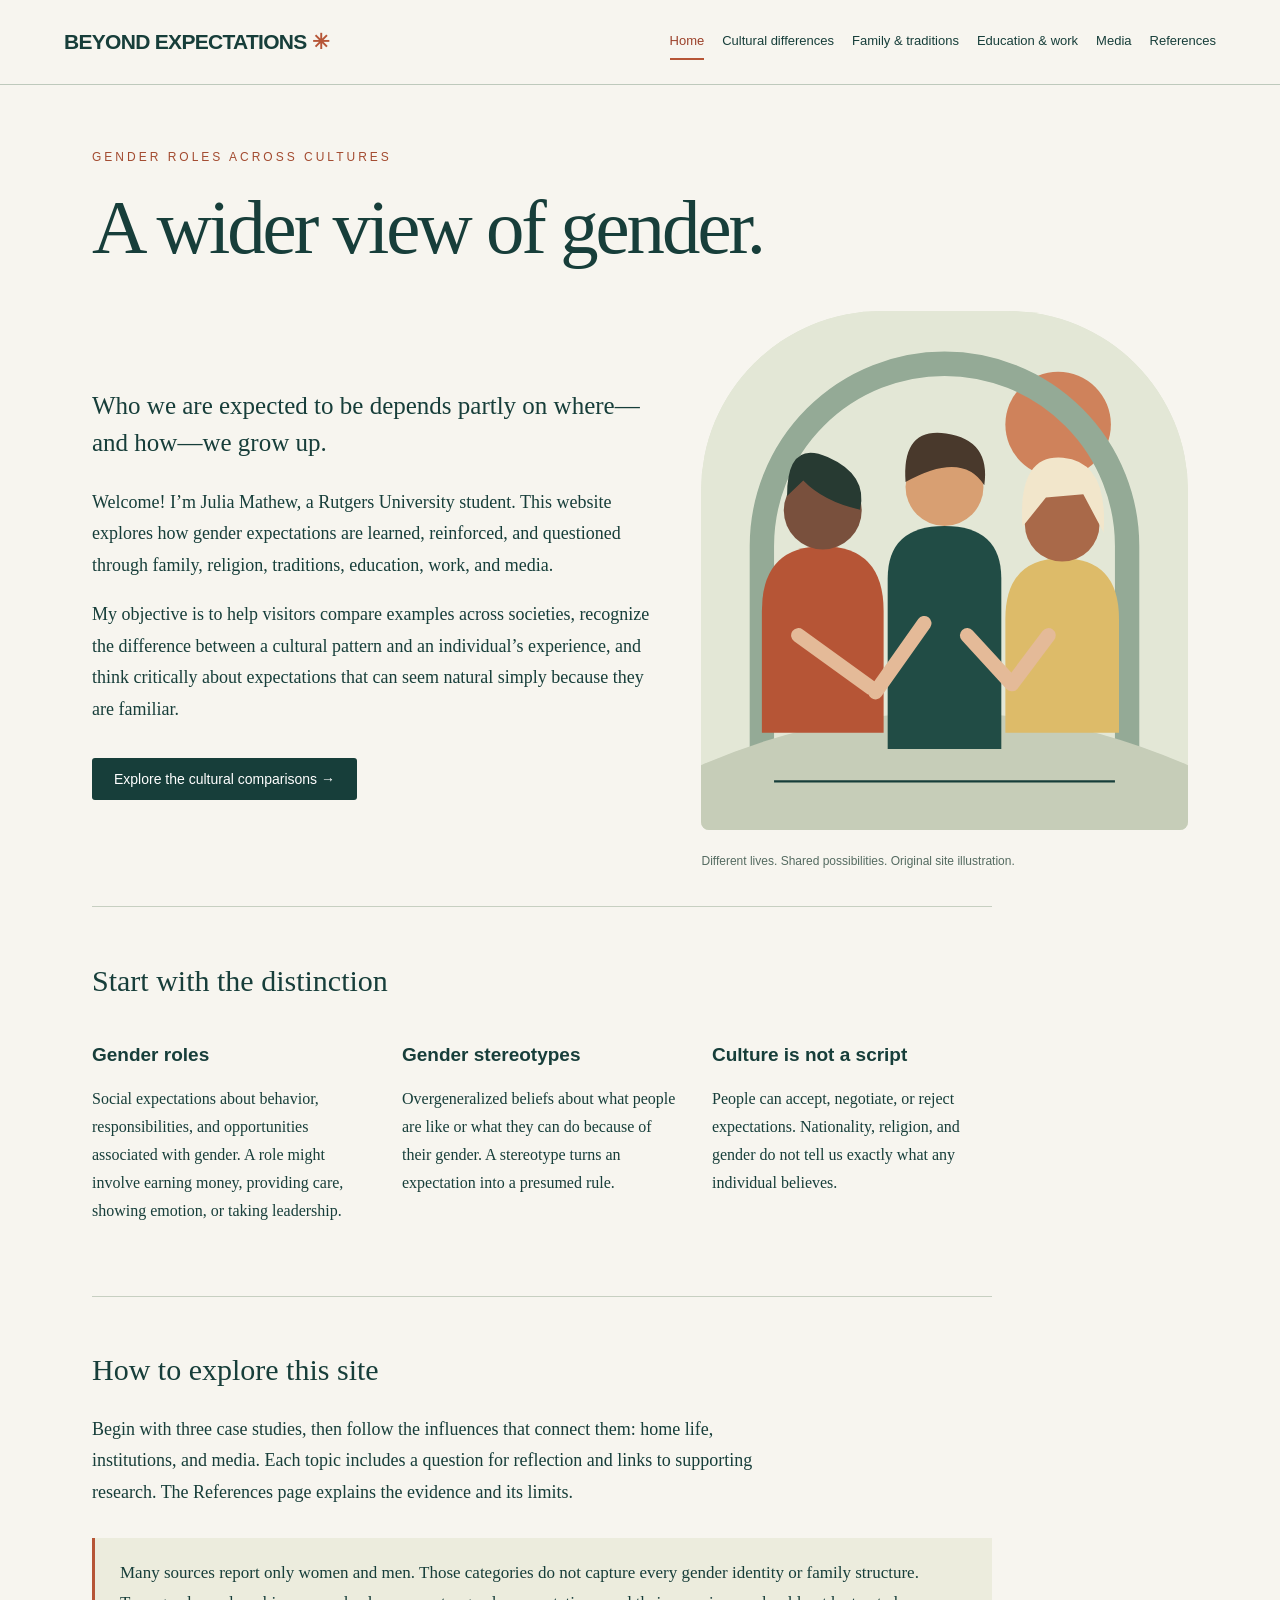
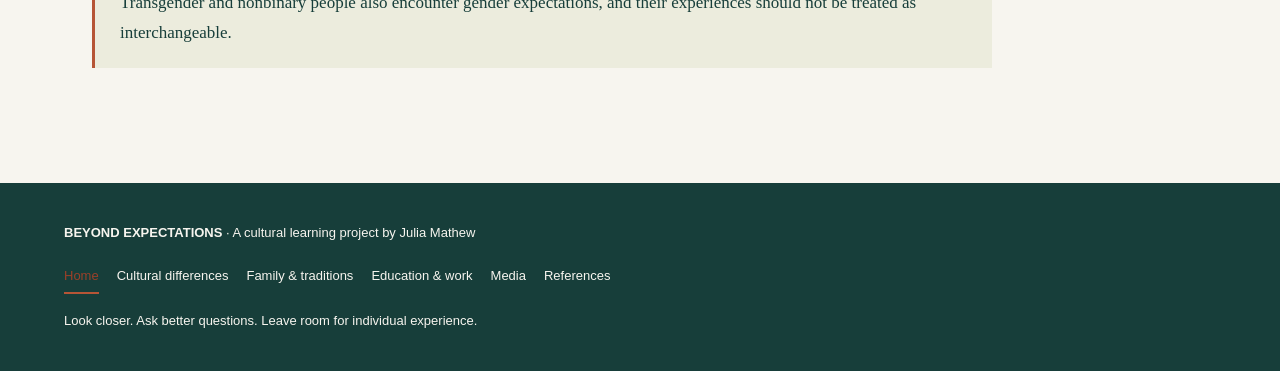
<file: index.html>
<!doctype html><html lang="en"><head><meta charset="utf-8"><meta name="viewport" content="width=device-width, initial-scale=1"><meta name="description" content="An evidence-informed exploration of gender roles across cultures by Julia Mathew."><title>A wider view of gender. | Beyond Expectations</title><link rel="stylesheet" href="style.css"></head><body><a class="skip" href="#main">Skip to content</a><header><a class="brand" href="index.html">BEYOND EXPECTATIONS<span style="color:#b65536"> ✳</span></a><nav aria-label="Main navigation"><a href="index.html" aria-current="page">Home</a><a href="cultures.html">Cultural differences</a><a href="family.html">Family & traditions</a><a href="education.html">Education & work</a><a href="media.html">Media</a><a href="references.html">References</a></nav></header><main id="main"><div class="eyebrow">Gender roles across cultures</div><h1>A wider view of gender.</h1><div class="hero-grid"><div><p class="lead">Who we are expected to be depends partly on where—and how—we grow up.</p><p>Welcome! I’m Julia Mathew, a Rutgers University student. This website explores how gender expectations are learned, reinforced, and questioned through family, religion, traditions, education, work, and media.</p><p>My objective is to help visitors compare examples across societies, recognize the difference between a cultural pattern and an individual’s experience, and think critically about expectations that can seem natural simply because they are familiar.</p><a class="button" href="cultures.html">Explore the cultural comparisons →</a></div><figure><img src="community.svg" alt="Original illustration of diverse people standing together beneath a shared arch"><figcaption>Different lives. Shared possibilities. Original site illustration.</figcaption></figure></div><section><h2>Start with the distinction</h2><div class="columns"><article><h3>Gender roles</h3><p>Social expectations about behavior, responsibilities, and opportunities associated with gender. A role might involve earning money, providing care, showing emotion, or taking leadership.</p></article><article><h3>Gender stereotypes</h3><p>Overgeneralized beliefs about what people are like or what they can do because of their gender. A stereotype turns an expectation into a presumed rule.</p></article><article><h3>Culture is not a script</h3><p>People can accept, negotiate, or reject expectations. Nationality, religion, and gender do not tell us exactly what any individual believes.</p></article></div></section><section><h2>How to explore this site</h2><p>Begin with three case studies, then follow the influences that connect them: home life, institutions, and media. Each topic includes a question for reflection and links to supporting research. The References page explains the evidence and its limits.</p><aside>Many sources report only women and men. Those categories do not capture every gender identity or family structure. Transgender and nonbinary people also encounter gender expectations, and their experiences should not be treated as interchangeable.</aside></section></main><footer><strong>BEYOND EXPECTATIONS</strong> · A cultural learning project by Julia Mathew<nav aria-label="Footer navigation"><a href="index.html" aria-current="page">Home</a><a href="cultures.html">Cultural differences</a><a href="family.html">Family & traditions</a><a href="education.html">Education & work</a><a href="media.html">Media</a><a href="references.html">References</a></nav><div>Look closer. Ask better questions. Leave room for individual experience.</div></footer></body></html>
</file>
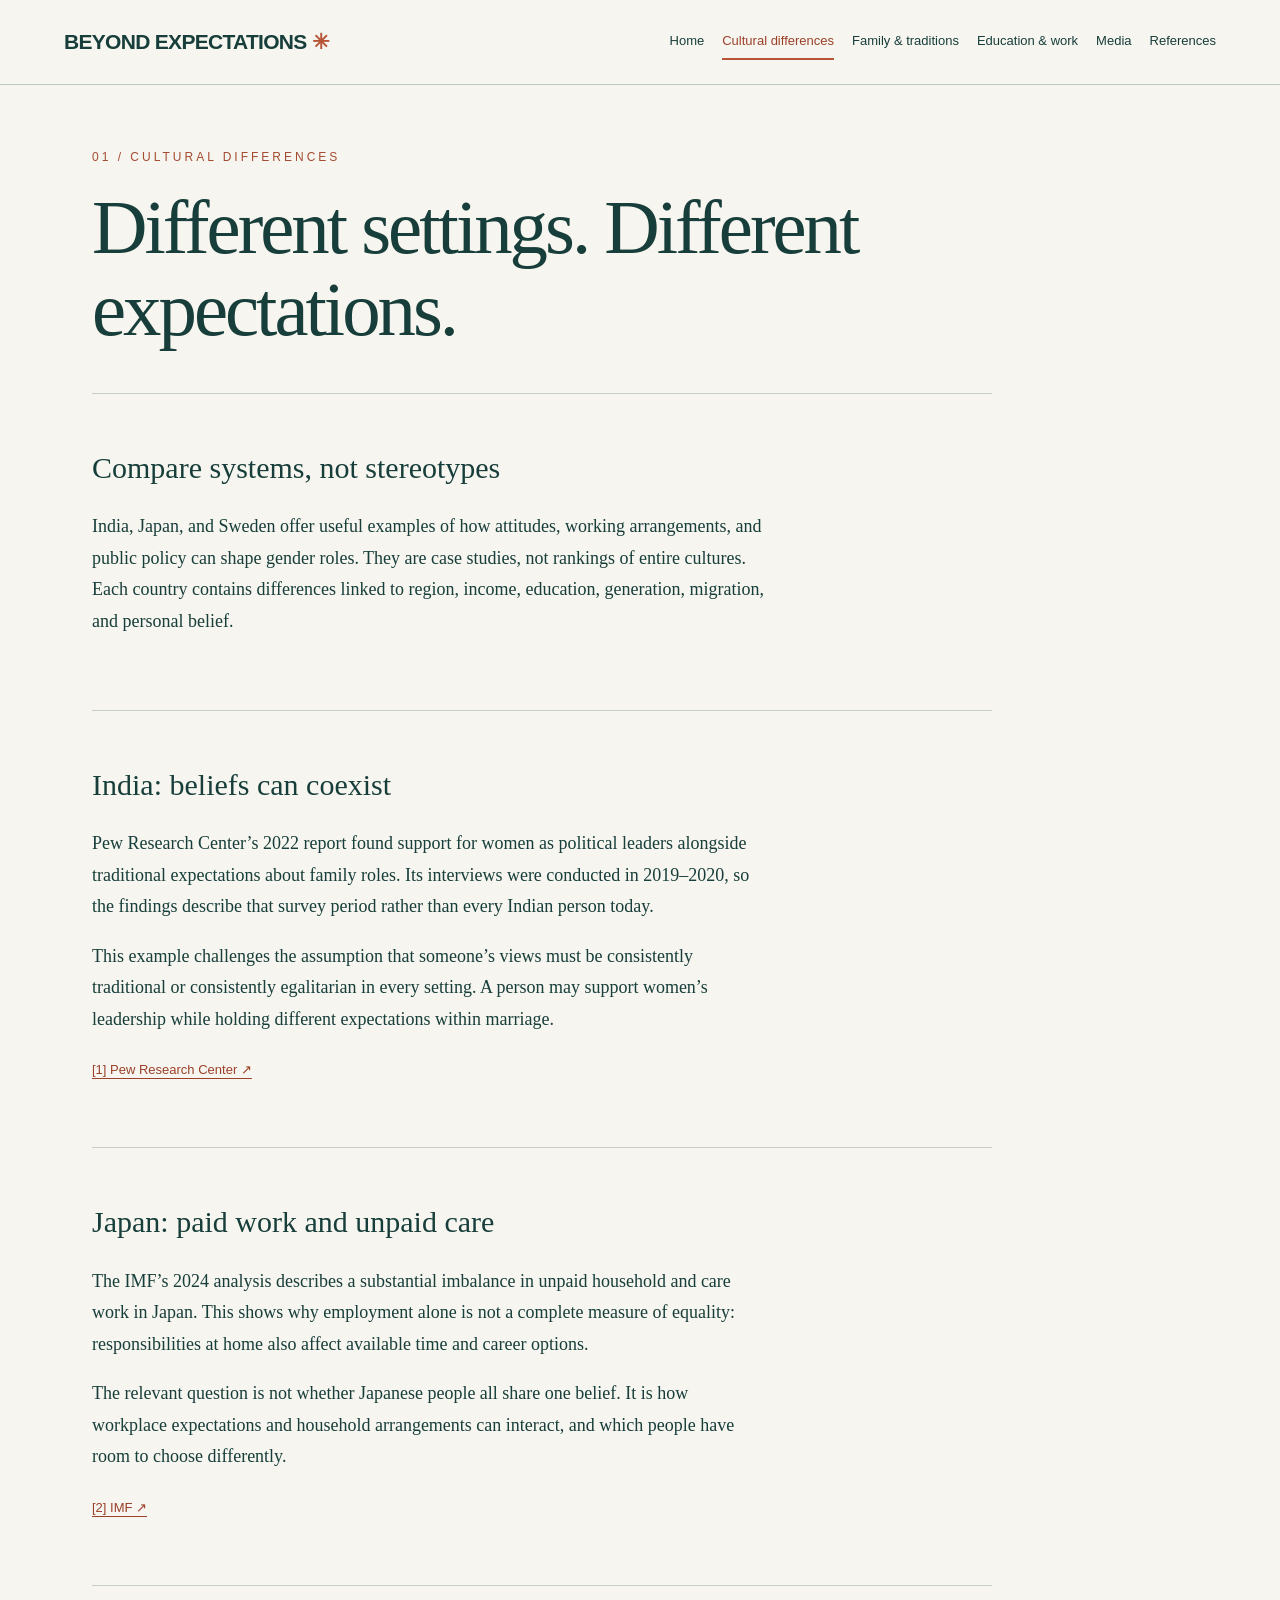
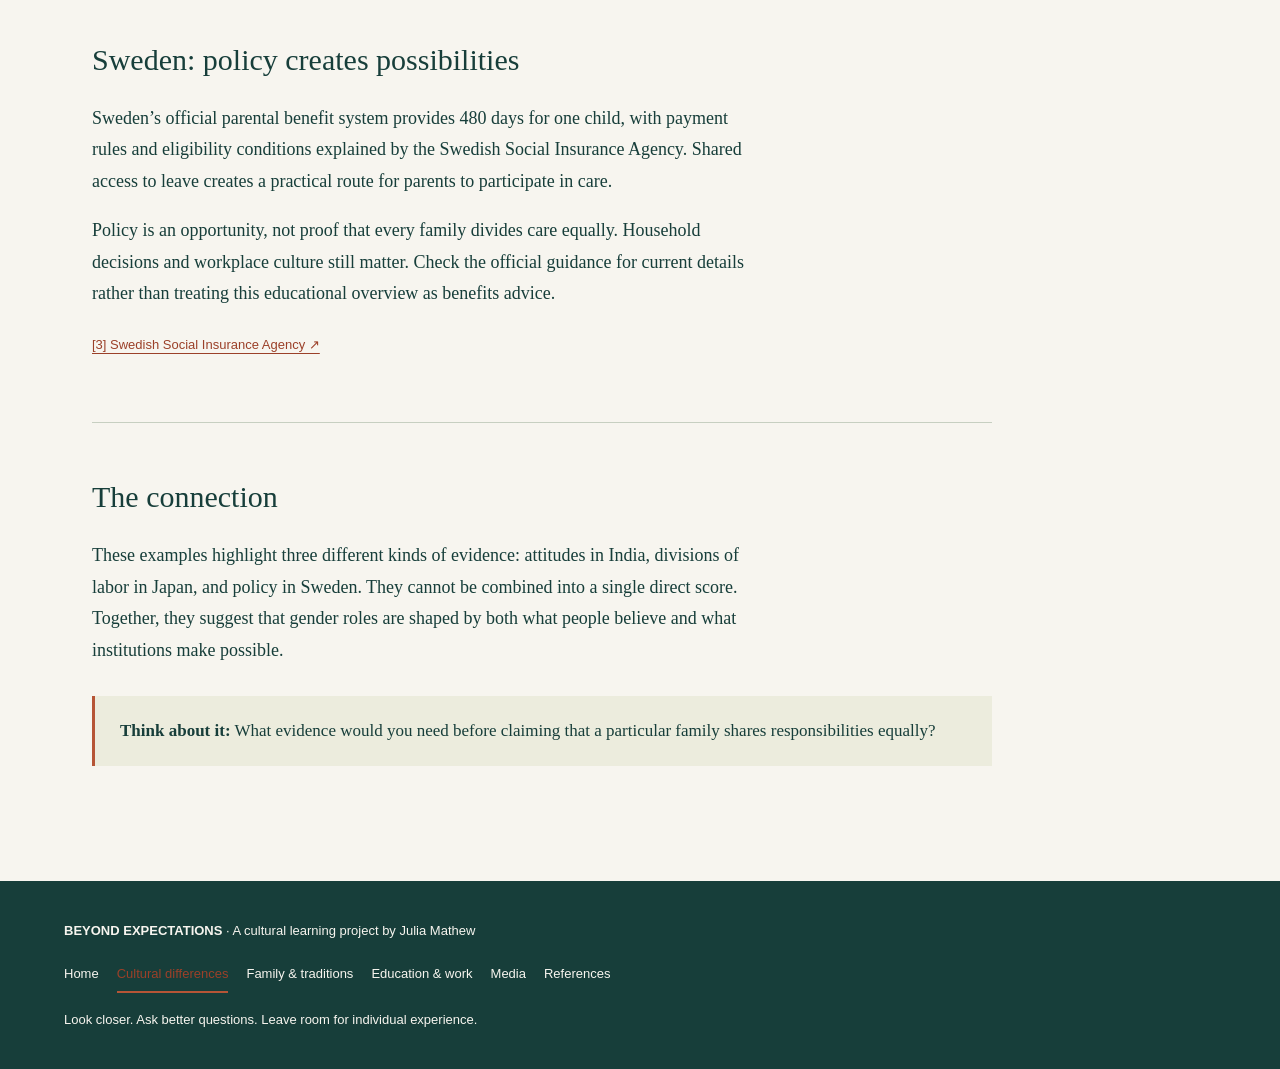
<file: cultures.html>
<!doctype html><html lang="en"><head><meta charset="utf-8"><meta name="viewport" content="width=device-width, initial-scale=1"><meta name="description" content="An evidence-informed exploration of gender roles across cultures by Julia Mathew."><title>Different settings. Different expectations. | Beyond Expectations</title><link rel="stylesheet" href="style.css"></head><body><a class="skip" href="#main">Skip to content</a><header><a class="brand" href="index.html">BEYOND EXPECTATIONS<span style="color:#b65536"> ✳</span></a><nav aria-label="Main navigation"><a href="index.html">Home</a><a href="cultures.html" aria-current="page">Cultural differences</a><a href="family.html">Family & traditions</a><a href="education.html">Education & work</a><a href="media.html">Media</a><a href="references.html">References</a></nav></header><main id="main"><div class="eyebrow">01 / Cultural differences</div><h1>Different settings. Different expectations.</h1><section><h2>Compare systems, not stereotypes</h2><p>India, Japan, and Sweden offer useful examples of how attitudes, working arrangements, and public policy can shape gender roles. They are case studies, not rankings of entire cultures. Each country contains differences linked to region, income, education, generation, migration, and personal belief.</p></section><section><h2>India: beliefs can coexist</h2><p>Pew Research Center’s 2022 report found support for women as political leaders alongside traditional expectations about family roles. Its interviews were conducted in 2019–2020, so the findings describe that survey period rather than every Indian person today.</p><p>This example challenges the assumption that someone’s views must be consistently traditional or consistently egalitarian in every setting. A person may support women’s leadership while holding different expectations within marriage.</p><a class="cite" href="https://www.pewresearch.org/religion/2022/03/02/how-indians-view-gender-roles-in-families-and-society/">[1] Pew Research Center ↗</a></section><section><h2>Japan: paid work and unpaid care</h2><p>The IMF’s 2024 analysis describes a substantial imbalance in unpaid household and care work in Japan. This shows why employment alone is not a complete measure of equality: responsibilities at home also affect available time and career options.</p><p>The relevant question is not whether Japanese people all share one belief. It is how workplace expectations and household arrangements can interact, and which people have room to choose differently.</p><a class="cite" href="https://www.elibrary.imf.org/view/journals/002/2024/119/article-A001-en.xml">[2] IMF ↗</a></section><section><h2>Sweden: policy creates possibilities</h2><p>Sweden’s official parental benefit system provides 480 days for one child, with payment rules and eligibility conditions explained by the Swedish Social Insurance Agency. Shared access to leave creates a practical route for parents to participate in care.</p><p>Policy is an opportunity, not proof that every family divides care equally. Household decisions and workplace culture still matter. Check the official guidance for current details rather than treating this educational overview as benefits advice.</p><a class="cite" href="https://www.forsakringskassan.se/english/parents/when-the-child-is-born/parental-benefit">[3] Swedish Social Insurance Agency ↗</a></section><section><h2>The connection</h2><p>These examples highlight three different kinds of evidence: attitudes in India, divisions of labor in Japan, and policy in Sweden. They cannot be combined into a single direct score. Together, they suggest that gender roles are shaped by both what people believe and what institutions make possible.</p><aside><strong>Think about it:</strong> What evidence would you need before claiming that a particular family shares responsibilities equally?</aside></section></main><footer><strong>BEYOND EXPECTATIONS</strong> · A cultural learning project by Julia Mathew<nav aria-label="Footer navigation"><a href="index.html">Home</a><a href="cultures.html" aria-current="page">Cultural differences</a><a href="family.html">Family & traditions</a><a href="education.html">Education & work</a><a href="media.html">Media</a><a href="references.html">References</a></nav><div>Look closer. Ask better questions. Leave room for individual experience.</div></footer></body></html>
</file>
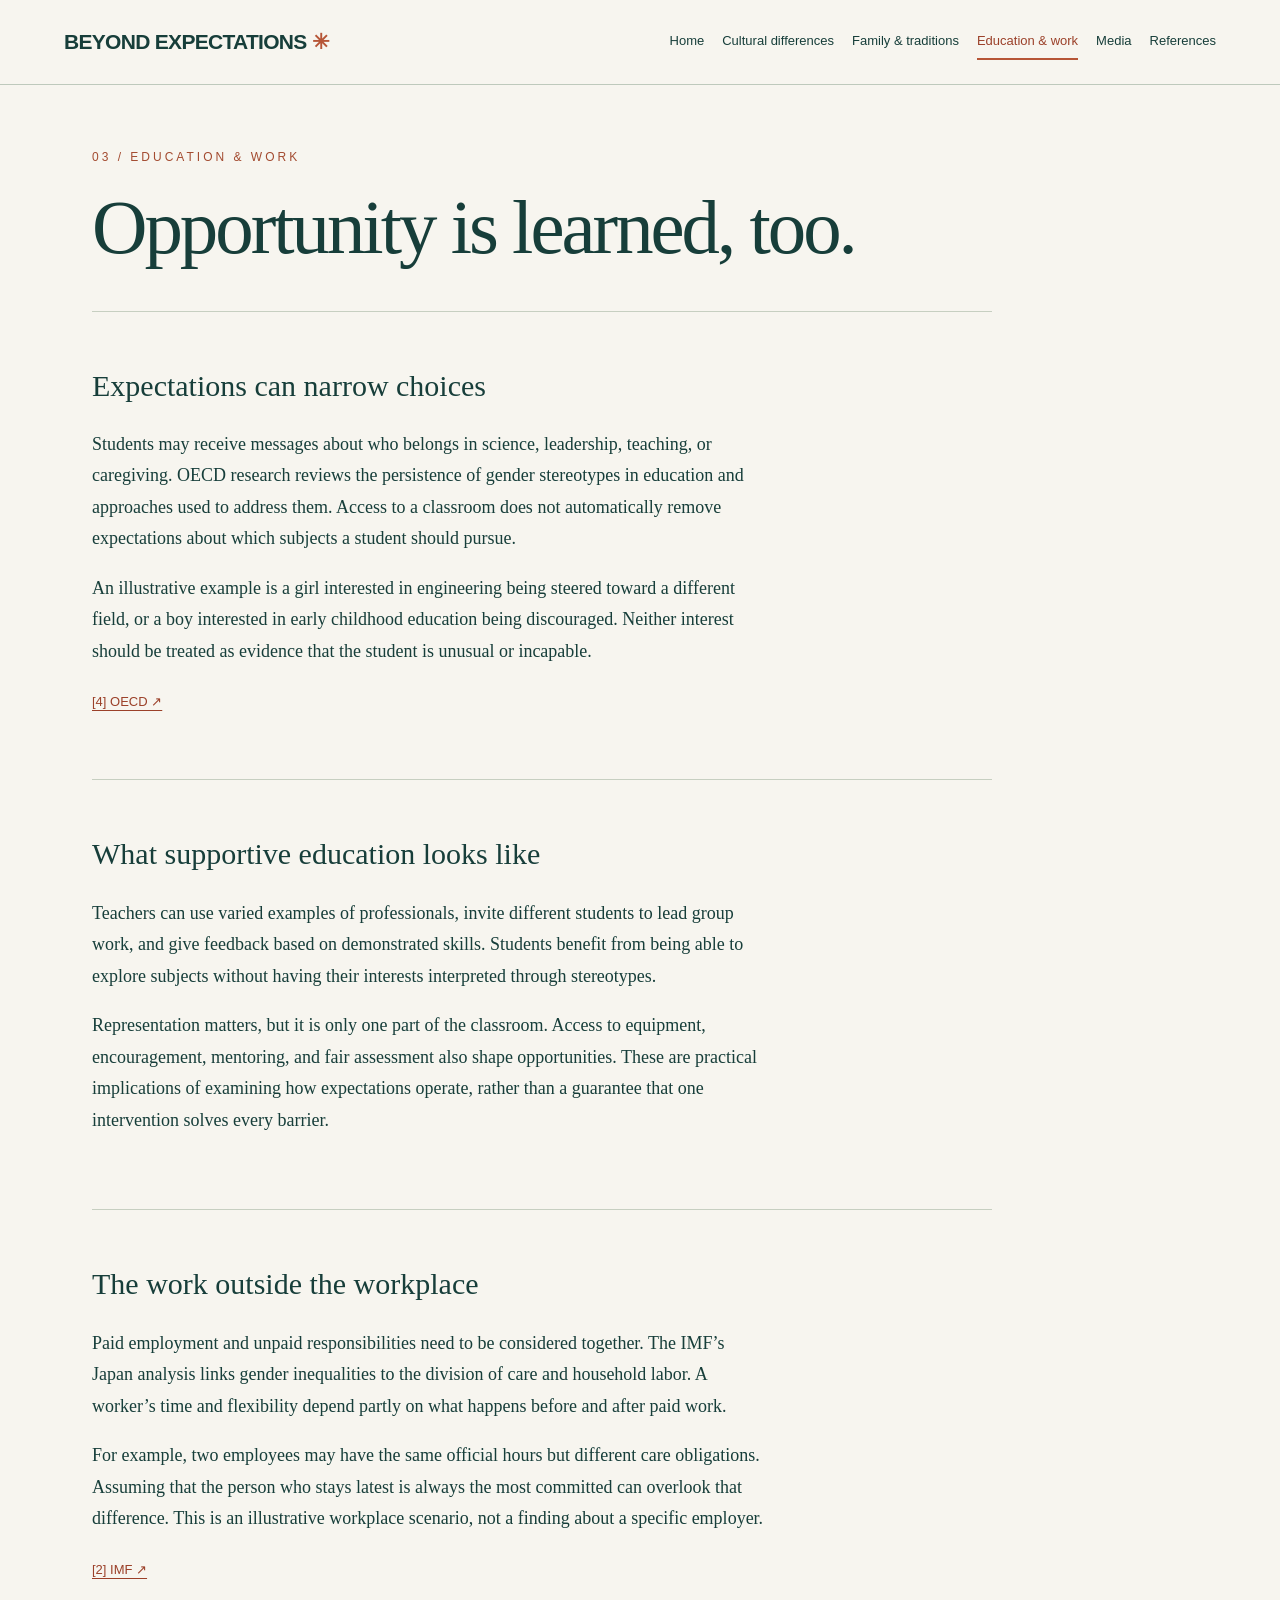
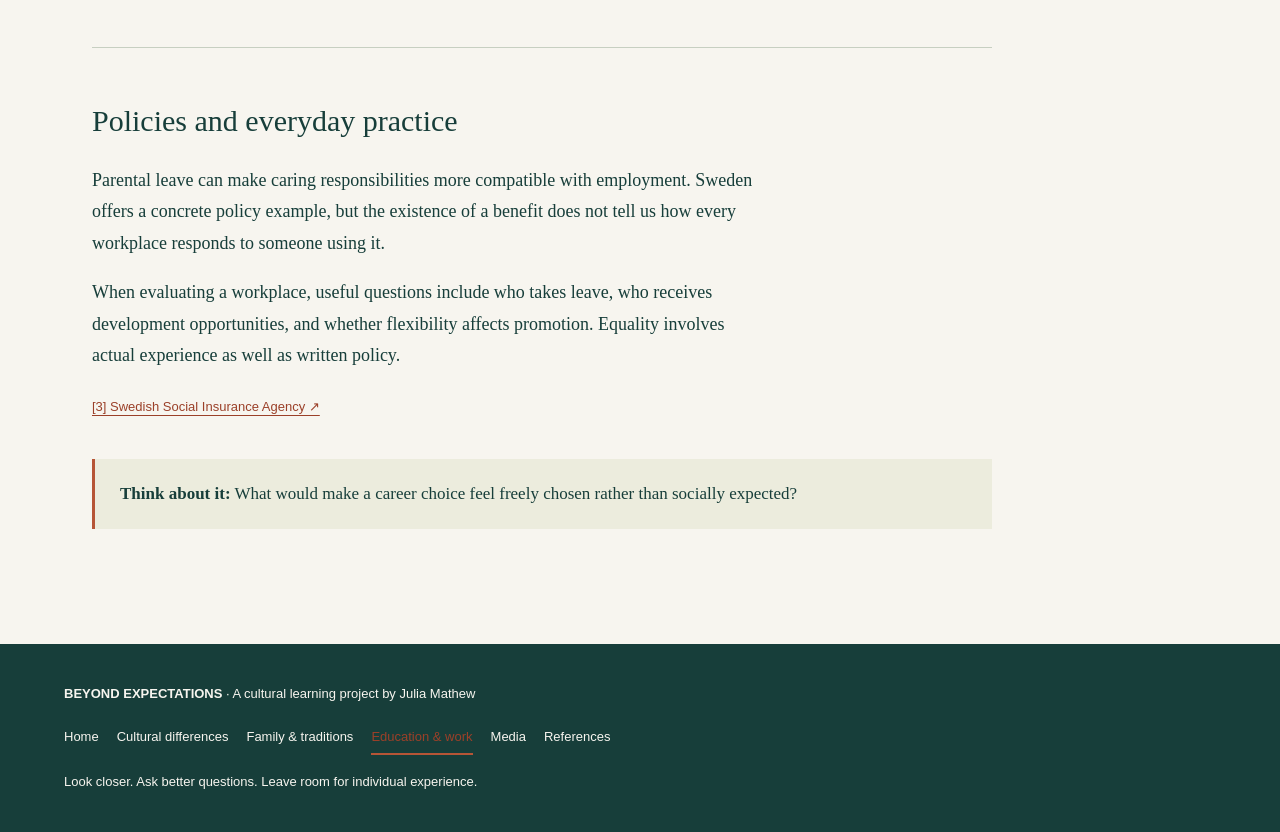
<file: education.html>
<!doctype html><html lang="en"><head><meta charset="utf-8"><meta name="viewport" content="width=device-width, initial-scale=1"><meta name="description" content="An evidence-informed exploration of gender roles across cultures by Julia Mathew."><title>Opportunity is learned, too. | Beyond Expectations</title><link rel="stylesheet" href="style.css"></head><body><a class="skip" href="#main">Skip to content</a><header><a class="brand" href="index.html">BEYOND EXPECTATIONS<span style="color:#b65536"> ✳</span></a><nav aria-label="Main navigation"><a href="index.html">Home</a><a href="cultures.html">Cultural differences</a><a href="family.html">Family & traditions</a><a href="education.html" aria-current="page">Education & work</a><a href="media.html">Media</a><a href="references.html">References</a></nav></header><main id="main"><div class="eyebrow">03 / Education & work</div><h1>Opportunity is learned, too.</h1><section><h2>Expectations can narrow choices</h2><p>Students may receive messages about who belongs in science, leadership, teaching, or caregiving. OECD research reviews the persistence of gender stereotypes in education and approaches used to address them. Access to a classroom does not automatically remove expectations about which subjects a student should pursue.</p><p>An illustrative example is a girl interested in engineering being steered toward a different field, or a boy interested in early childhood education being discouraged. Neither interest should be treated as evidence that the student is unusual or incapable.</p><a class="cite" href="https://www.oecd.org/en/publications/gender-stereotypes-in-education_a46ae056-en.html">[4] OECD ↗</a></section><section><h2>What supportive education looks like</h2><p>Teachers can use varied examples of professionals, invite different students to lead group work, and give feedback based on demonstrated skills. Students benefit from being able to explore subjects without having their interests interpreted through stereotypes.</p><p>Representation matters, but it is only one part of the classroom. Access to equipment, encouragement, mentoring, and fair assessment also shape opportunities. These are practical implications of examining how expectations operate, rather than a guarantee that one intervention solves every barrier.</p></section><section><h2>The work outside the workplace</h2><p>Paid employment and unpaid responsibilities need to be considered together. The IMF’s Japan analysis links gender inequalities to the division of care and household labor. A worker’s time and flexibility depend partly on what happens before and after paid work.</p><p>For example, two employees may have the same official hours but different care obligations. Assuming that the person who stays latest is always the most committed can overlook that difference. This is an illustrative workplace scenario, not a finding about a specific employer.</p><a class="cite" href="https://www.elibrary.imf.org/view/journals/002/2024/119/article-A001-en.xml">[2] IMF ↗</a></section><section><h2>Policies and everyday practice</h2><p>Parental leave can make caring responsibilities more compatible with employment. Sweden offers a concrete policy example, but the existence of a benefit does not tell us how every workplace responds to someone using it.</p><p>When evaluating a workplace, useful questions include who takes leave, who receives development opportunities, and whether flexibility affects promotion. Equality involves actual experience as well as written policy.</p><a class="cite" href="https://www.forsakringskassan.se/english/parents/when-the-child-is-born/parental-benefit">[3] Swedish Social Insurance Agency ↗</a><aside><strong>Think about it:</strong> What would make a career choice feel freely chosen rather than socially expected?</aside></section></main><footer><strong>BEYOND EXPECTATIONS</strong> · A cultural learning project by Julia Mathew<nav aria-label="Footer navigation"><a href="index.html">Home</a><a href="cultures.html">Cultural differences</a><a href="family.html">Family & traditions</a><a href="education.html" aria-current="page">Education & work</a><a href="media.html">Media</a><a href="references.html">References</a></nav><div>Look closer. Ask better questions. Leave room for individual experience.</div></footer></body></html>
</file>
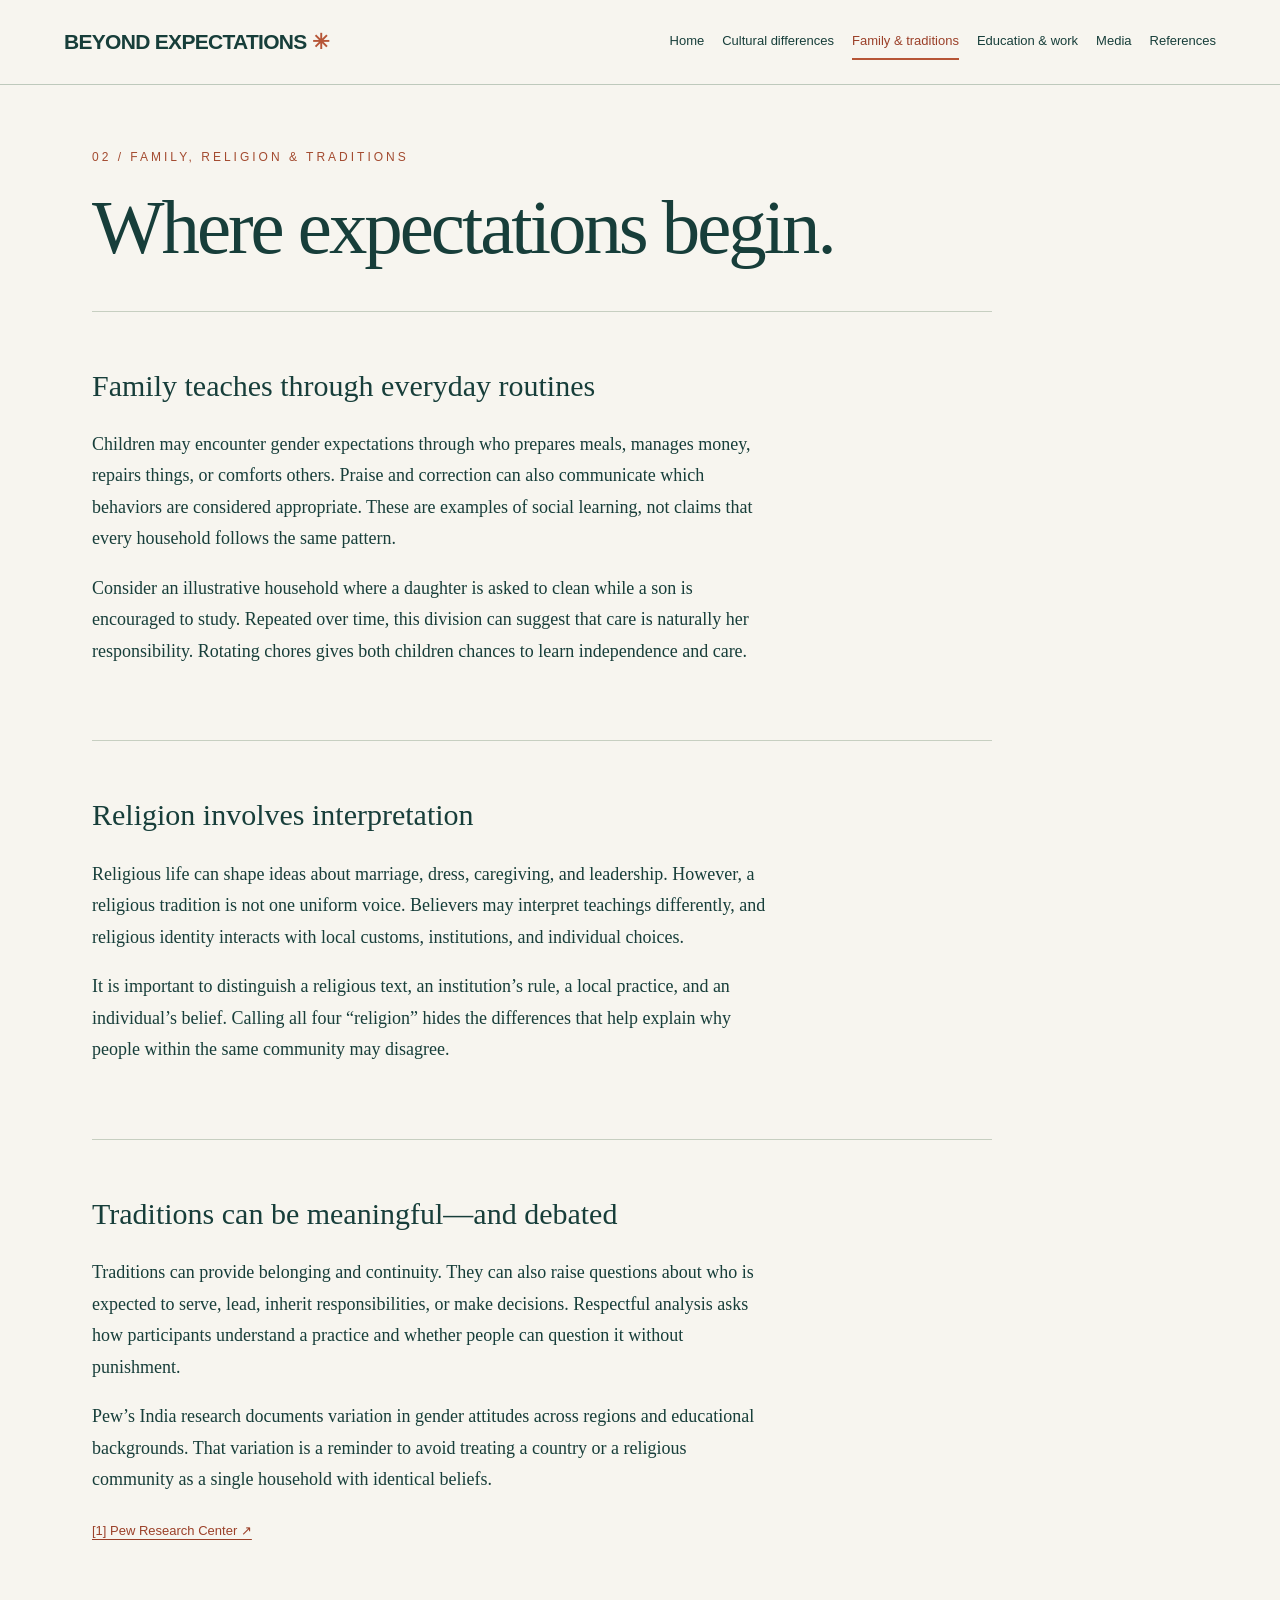
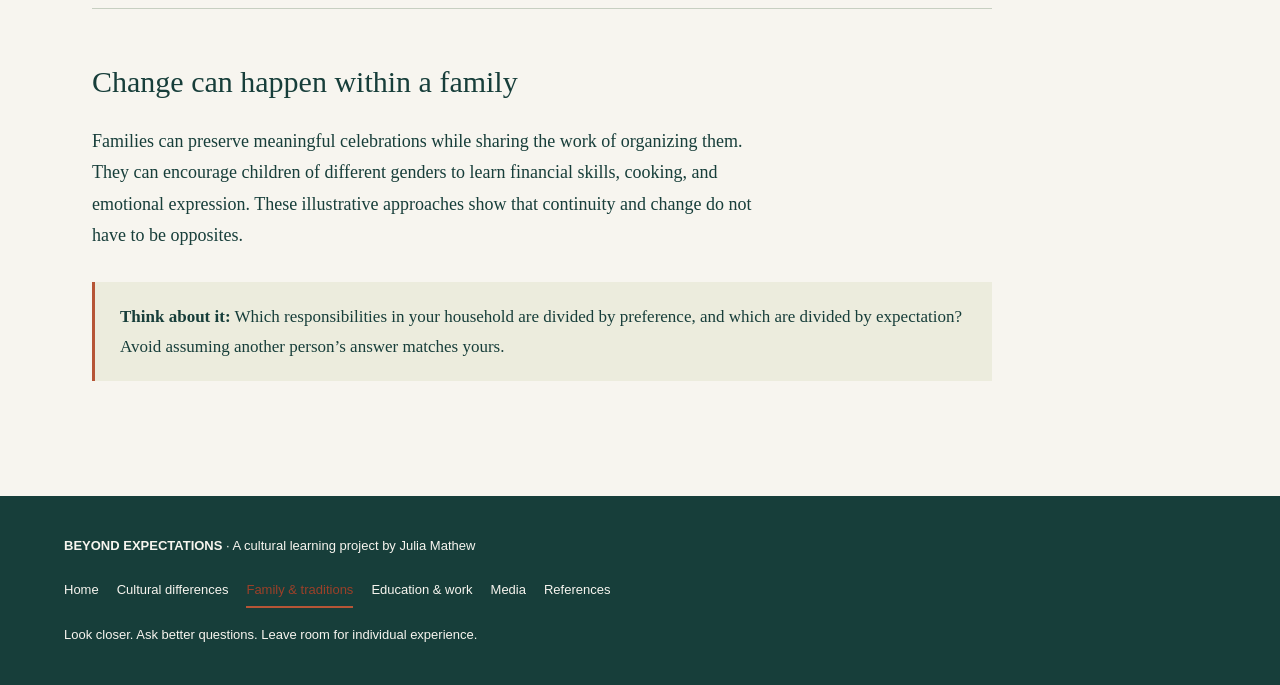
<file: family.html>
<!doctype html><html lang="en"><head><meta charset="utf-8"><meta name="viewport" content="width=device-width, initial-scale=1"><meta name="description" content="An evidence-informed exploration of gender roles across cultures by Julia Mathew."><title>Where expectations begin. | Beyond Expectations</title><link rel="stylesheet" href="style.css"></head><body><a class="skip" href="#main">Skip to content</a><header><a class="brand" href="index.html">BEYOND EXPECTATIONS<span style="color:#b65536"> ✳</span></a><nav aria-label="Main navigation"><a href="index.html">Home</a><a href="cultures.html">Cultural differences</a><a href="family.html" aria-current="page">Family & traditions</a><a href="education.html">Education & work</a><a href="media.html">Media</a><a href="references.html">References</a></nav></header><main id="main"><div class="eyebrow">02 / Family, religion & traditions</div><h1>Where expectations begin.</h1><section><h2>Family teaches through everyday routines</h2><p>Children may encounter gender expectations through who prepares meals, manages money, repairs things, or comforts others. Praise and correction can also communicate which behaviors are considered appropriate. These are examples of social learning, not claims that every household follows the same pattern.</p><p>Consider an illustrative household where a daughter is asked to clean while a son is encouraged to study. Repeated over time, this division can suggest that care is naturally her responsibility. Rotating chores gives both children chances to learn independence and care.</p></section><section><h2>Religion involves interpretation</h2><p>Religious life can shape ideas about marriage, dress, caregiving, and leadership. However, a religious tradition is not one uniform voice. Believers may interpret teachings differently, and religious identity interacts with local customs, institutions, and individual choices.</p><p>It is important to distinguish a religious text, an institution’s rule, a local practice, and an individual’s belief. Calling all four “religion” hides the differences that help explain why people within the same community may disagree.</p></section><section><h2>Traditions can be meaningful—and debated</h2><p>Traditions can provide belonging and continuity. They can also raise questions about who is expected to serve, lead, inherit responsibilities, or make decisions. Respectful analysis asks how participants understand a practice and whether people can question it without punishment.</p><p>Pew’s India research documents variation in gender attitudes across regions and educational backgrounds. That variation is a reminder to avoid treating a country or a religious community as a single household with identical beliefs.</p><a class="cite" href="https://www.pewresearch.org/religion/2022/03/02/how-indians-view-gender-roles-in-families-and-society/">[1] Pew Research Center ↗</a></section><section><h2>Change can happen within a family</h2><p>Families can preserve meaningful celebrations while sharing the work of organizing them. They can encourage children of different genders to learn financial skills, cooking, and emotional expression. These illustrative approaches show that continuity and change do not have to be opposites.</p><aside><strong>Think about it:</strong> Which responsibilities in your household are divided by preference, and which are divided by expectation? Avoid assuming another person’s answer matches yours.</aside></section></main><footer><strong>BEYOND EXPECTATIONS</strong> · A cultural learning project by Julia Mathew<nav aria-label="Footer navigation"><a href="index.html">Home</a><a href="cultures.html">Cultural differences</a><a href="family.html" aria-current="page">Family & traditions</a><a href="education.html">Education & work</a><a href="media.html">Media</a><a href="references.html">References</a></nav><div>Look closer. Ask better questions. Leave room for individual experience.</div></footer></body></html>
</file>
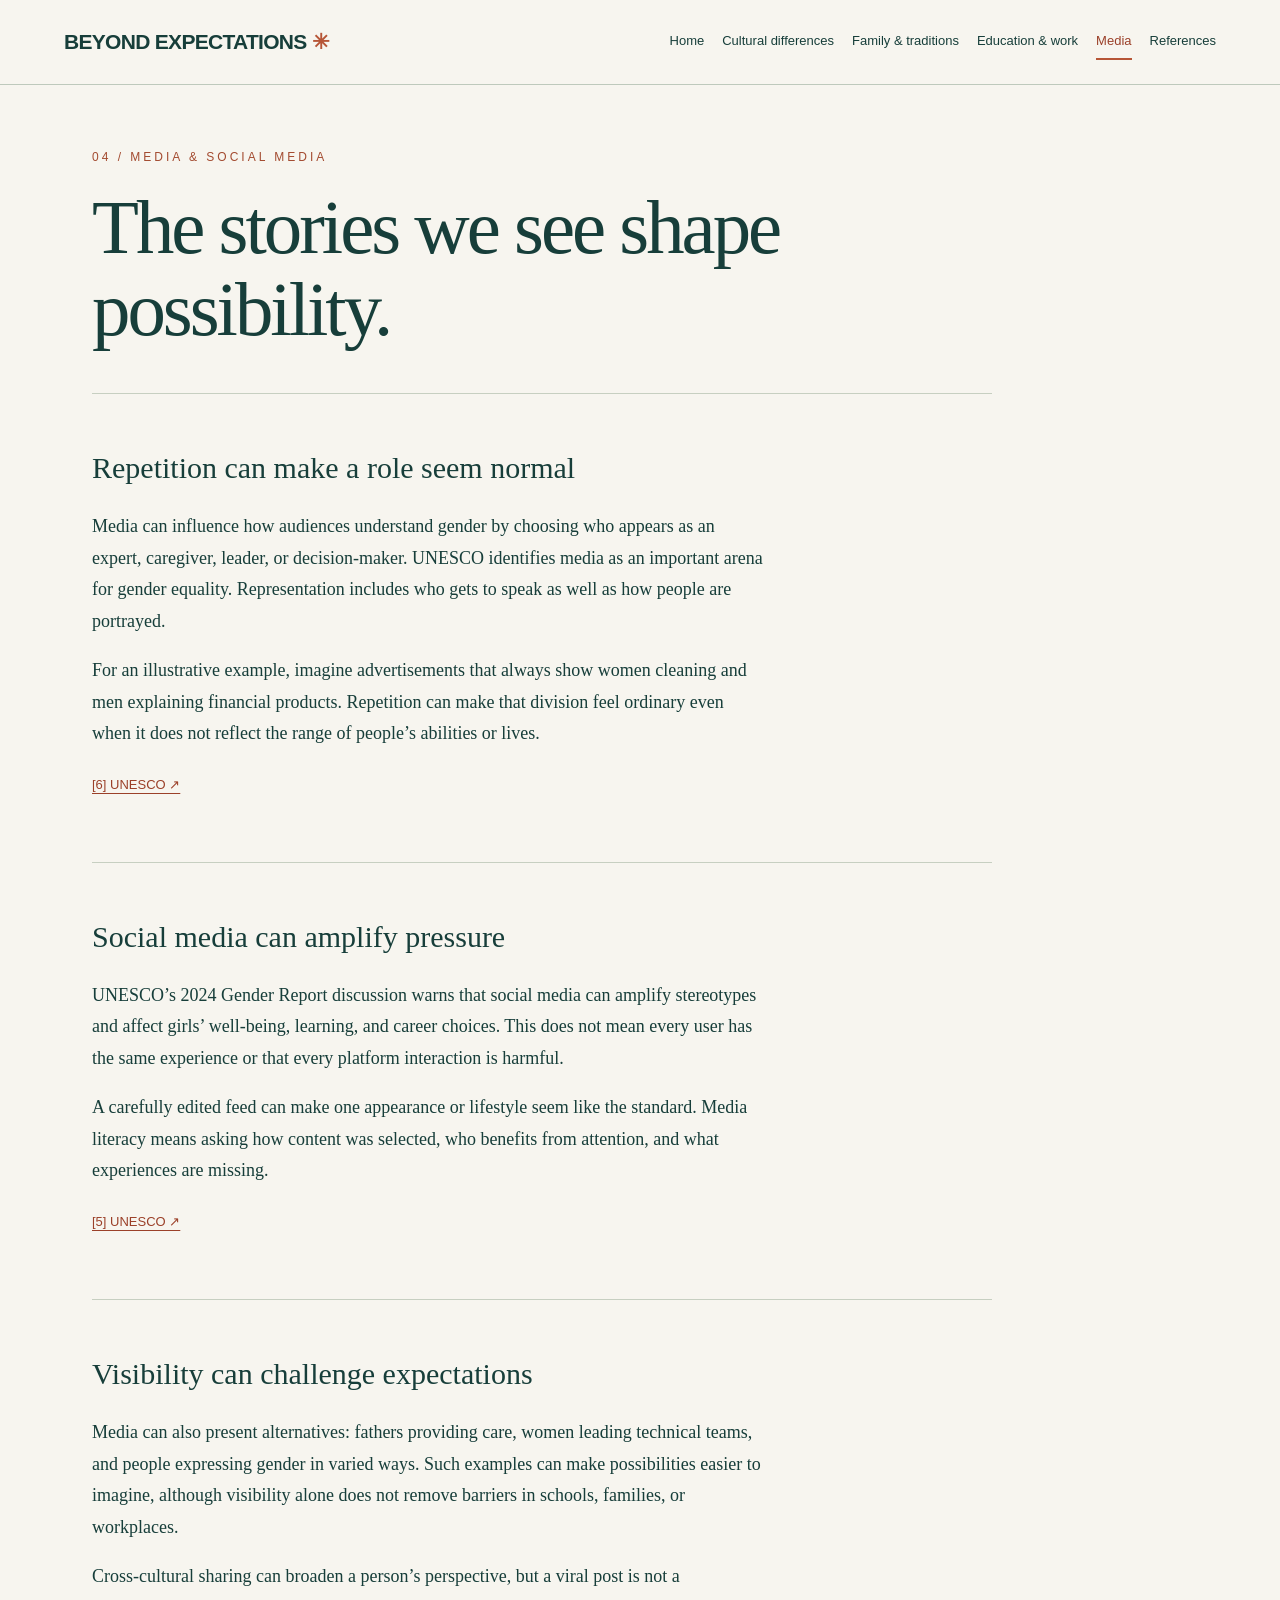
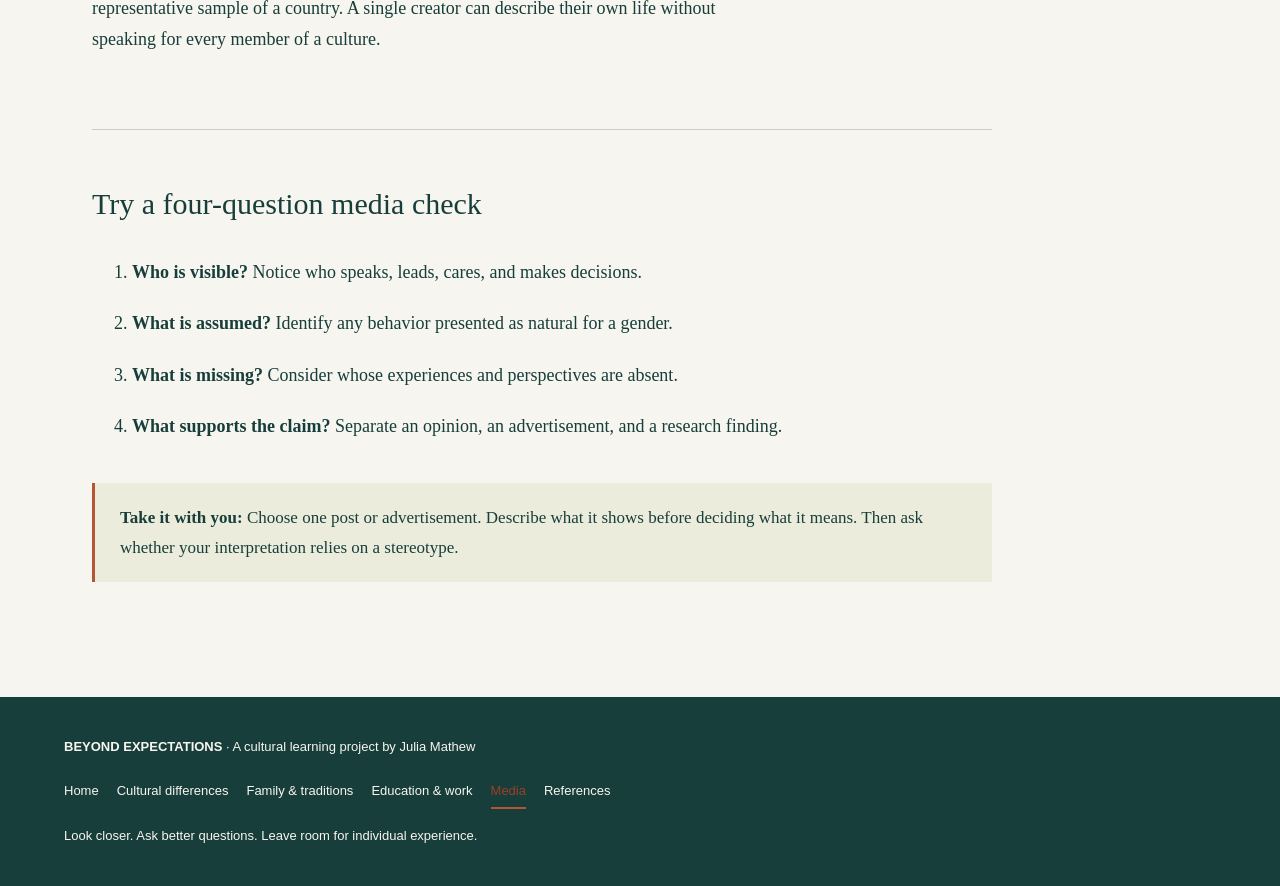
<file: media.html>
<!doctype html><html lang="en"><head><meta charset="utf-8"><meta name="viewport" content="width=device-width, initial-scale=1"><meta name="description" content="An evidence-informed exploration of gender roles across cultures by Julia Mathew."><title>The stories we see shape possibility. | Beyond Expectations</title><link rel="stylesheet" href="style.css"></head><body><a class="skip" href="#main">Skip to content</a><header><a class="brand" href="index.html">BEYOND EXPECTATIONS<span style="color:#b65536"> ✳</span></a><nav aria-label="Main navigation"><a href="index.html">Home</a><a href="cultures.html">Cultural differences</a><a href="family.html">Family & traditions</a><a href="education.html">Education & work</a><a href="media.html" aria-current="page">Media</a><a href="references.html">References</a></nav></header><main id="main"><div class="eyebrow">04 / Media & social media</div><h1>The stories we see shape possibility.</h1><section><h2>Repetition can make a role seem normal</h2><p>Media can influence how audiences understand gender by choosing who appears as an expert, caregiver, leader, or decision-maker. UNESCO identifies media as an important arena for gender equality. Representation includes who gets to speak as well as how people are portrayed.</p><p>For an illustrative example, imagine advertisements that always show women cleaning and men explaining financial products. Repetition can make that division feel ordinary even when it does not reflect the range of people’s abilities or lives.</p><a class="cite" href="https://www.unesco.org/en/gender-equality/media-gender-equality">[6] UNESCO ↗</a></section><section><h2>Social media can amplify pressure</h2><p>UNESCO’s 2024 Gender Report discussion warns that social media can amplify stereotypes and affect girls’ well-being, learning, and career choices. This does not mean every user has the same experience or that every platform interaction is harmful.</p><p>A carefully edited feed can make one appearance or lifestyle seem like the standard. Media literacy means asking how content was selected, who benefits from attention, and what experiences are missing.</p><a class="cite" href="https://www.unesco.org/gem-report/en/articles/new-unesco-report-warns-social-media-affects-girls-well-being-learning-and-career-choices">[5] UNESCO ↗</a></section><section><h2>Visibility can challenge expectations</h2><p>Media can also present alternatives: fathers providing care, women leading technical teams, and people expressing gender in varied ways. Such examples can make possibilities easier to imagine, although visibility alone does not remove barriers in schools, families, or workplaces.</p><p>Cross-cultural sharing can broaden a person’s perspective, but a viral post is not a representative sample of a country. A single creator can describe their own life without speaking for every member of a culture.</p></section><section><h2>Try a four-question media check</h2><ol class="questions"><li><strong>Who is visible?</strong> Notice who speaks, leads, cares, and makes decisions.</li><li><strong>What is assumed?</strong> Identify any behavior presented as natural for a gender.</li><li><strong>What is missing?</strong> Consider whose experiences and perspectives are absent.</li><li><strong>What supports the claim?</strong> Separate an opinion, an advertisement, and a research finding.</li></ol><aside><strong>Take it with you:</strong> Choose one post or advertisement. Describe what it shows before deciding what it means. Then ask whether your interpretation relies on a stereotype.</aside></section></main><footer><strong>BEYOND EXPECTATIONS</strong> · A cultural learning project by Julia Mathew<nav aria-label="Footer navigation"><a href="index.html">Home</a><a href="cultures.html">Cultural differences</a><a href="family.html">Family & traditions</a><a href="education.html">Education & work</a><a href="media.html" aria-current="page">Media</a><a href="references.html">References</a></nav><div>Look closer. Ask better questions. Leave room for individual experience.</div></footer></body></html>
</file>
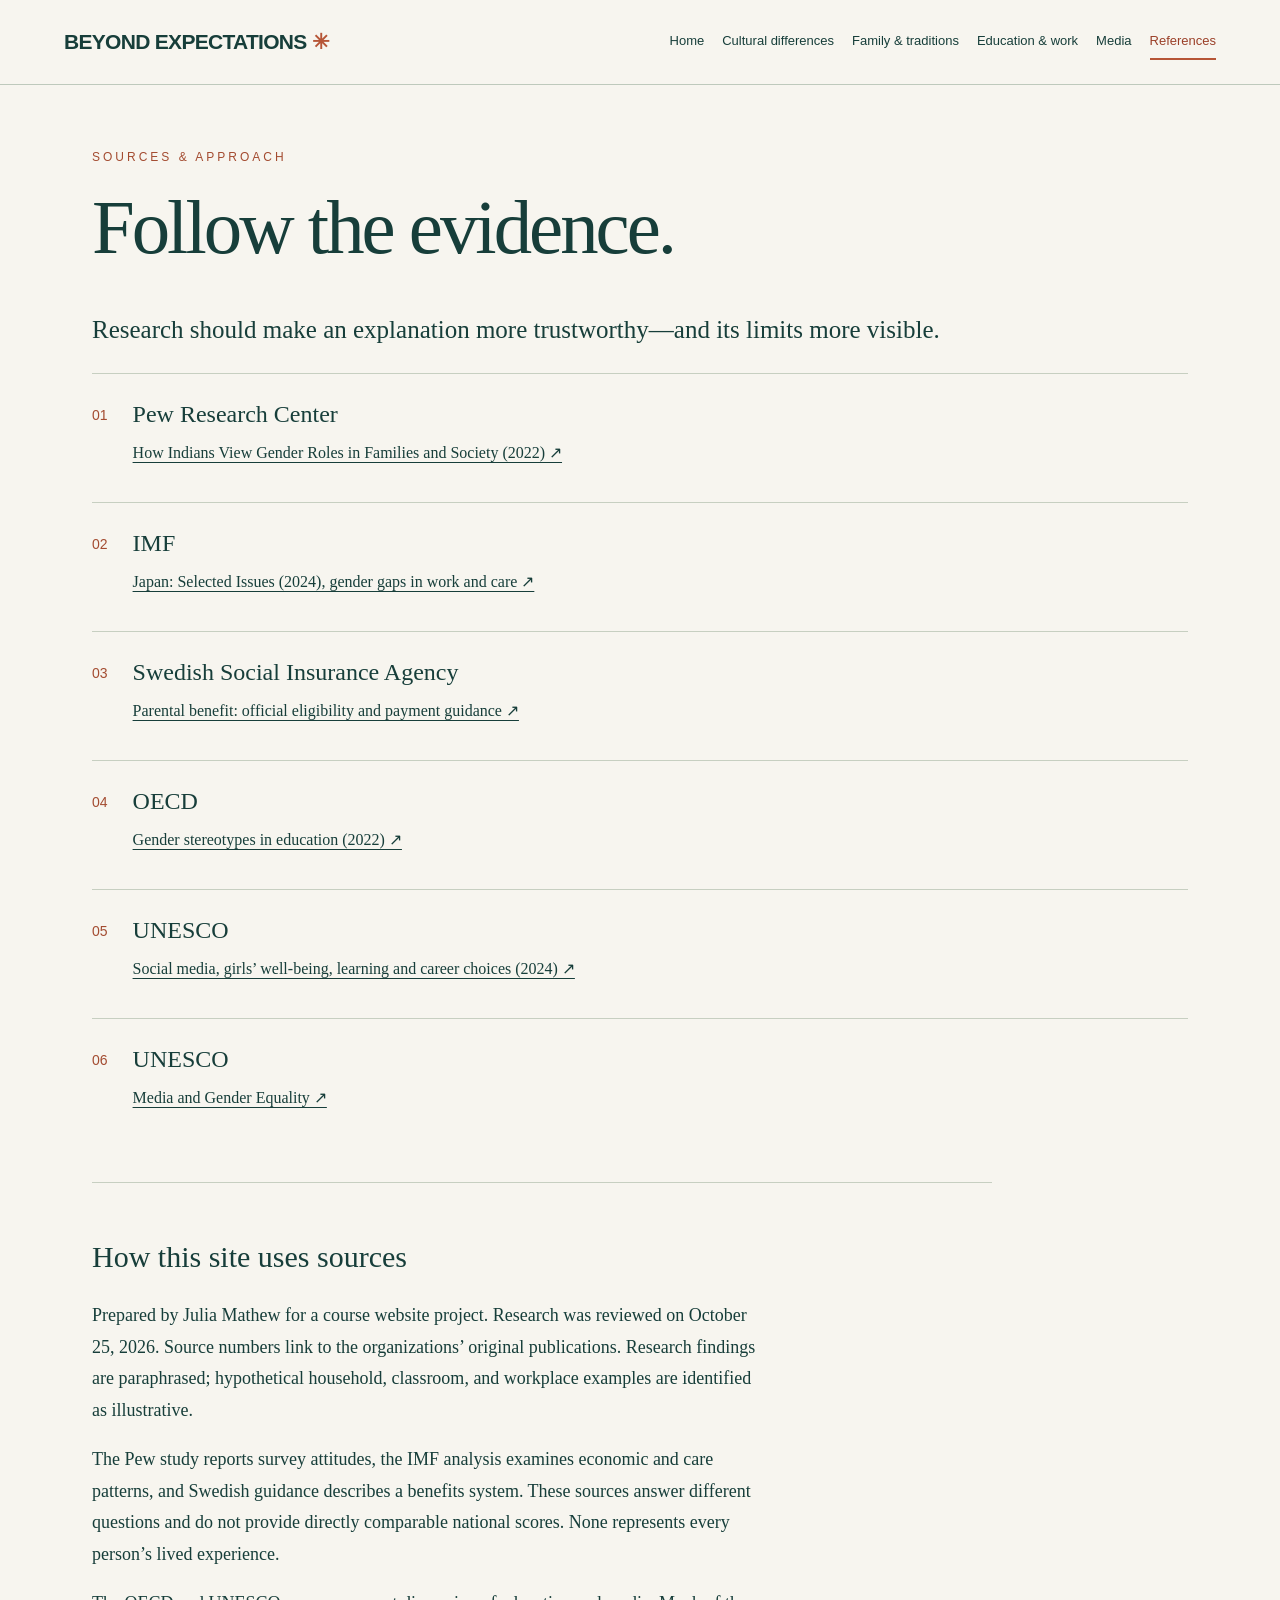
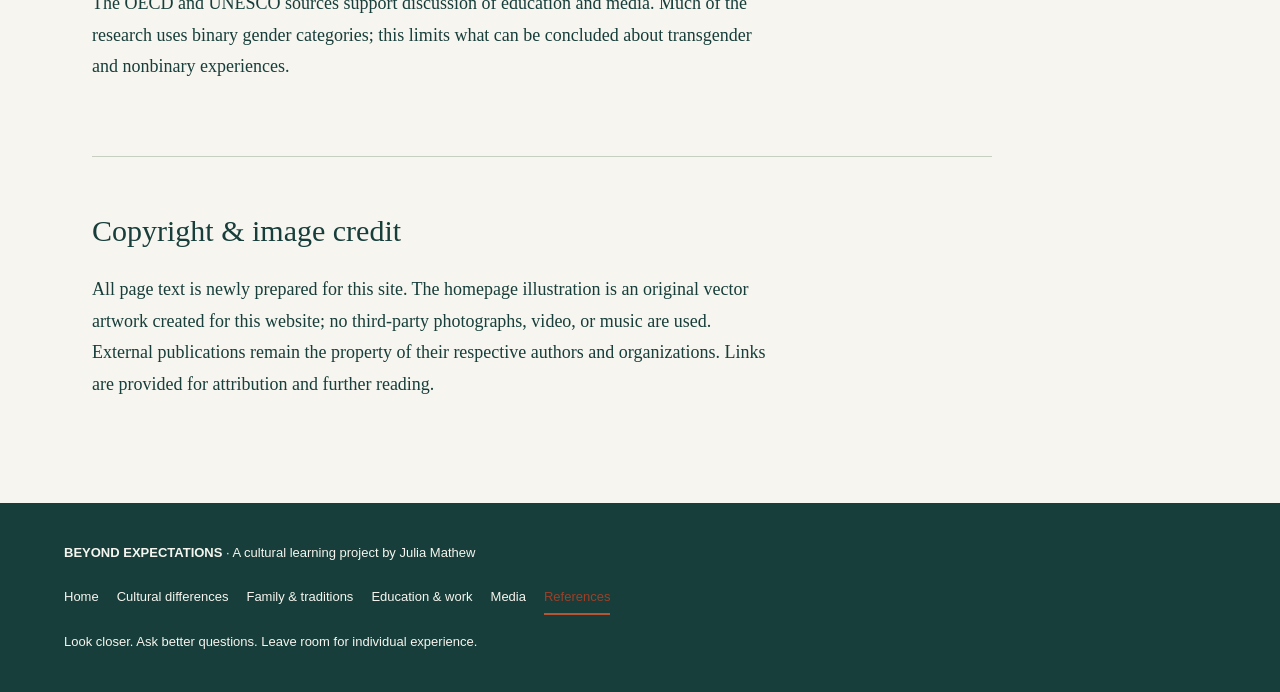
<file: references.html>
<!doctype html><html lang="en"><head><meta charset="utf-8"><meta name="viewport" content="width=device-width, initial-scale=1"><meta name="description" content="An evidence-informed exploration of gender roles across cultures by Julia Mathew."><title>Follow the evidence. | Beyond Expectations</title><link rel="stylesheet" href="style.css"></head><body><a class="skip" href="#main">Skip to content</a><header><a class="brand" href="index.html">BEYOND EXPECTATIONS<span style="color:#b65536"> ✳</span></a><nav aria-label="Main navigation"><a href="index.html">Home</a><a href="cultures.html">Cultural differences</a><a href="family.html">Family & traditions</a><a href="education.html">Education & work</a><a href="media.html">Media</a><a href="references.html" aria-current="page">References</a></nav></header><main id="main"><div class="eyebrow">Sources & approach</div><h1>Follow the evidence.</h1><p class="lead">Research should make an explanation more trustworthy—and its limits more visible.</p><article class="reference" id="s1"><span>01</span><div><h2>Pew Research Center</h2><p><a href="https://www.pewresearch.org/religion/2022/03/02/how-indians-view-gender-roles-in-families-and-society/">How Indians View Gender Roles in Families and Society (2022) ↗</a></p></div></article><article class="reference" id="s2"><span>02</span><div><h2>IMF</h2><p><a href="https://www.elibrary.imf.org/view/journals/002/2024/119/article-A001-en.xml">Japan: Selected Issues (2024), gender gaps in work and care ↗</a></p></div></article><article class="reference" id="s3"><span>03</span><div><h2>Swedish Social Insurance Agency</h2><p><a href="https://www.forsakringskassan.se/english/parents/when-the-child-is-born/parental-benefit">Parental benefit: official eligibility and payment guidance ↗</a></p></div></article><article class="reference" id="s4"><span>04</span><div><h2>OECD</h2><p><a href="https://www.oecd.org/en/publications/gender-stereotypes-in-education_a46ae056-en.html">Gender stereotypes in education (2022) ↗</a></p></div></article><article class="reference" id="s5"><span>05</span><div><h2>UNESCO</h2><p><a href="https://www.unesco.org/gem-report/en/articles/new-unesco-report-warns-social-media-affects-girls-well-being-learning-and-career-choices">Social media, girls’ well-being, learning and career choices (2024) ↗</a></p></div></article><article class="reference" id="s6"><span>06</span><div><h2>UNESCO</h2><p><a href="https://www.unesco.org/en/gender-equality/media-gender-equality">Media and Gender Equality ↗</a></p></div></article><section><h2>How this site uses sources</h2><p>Prepared by Julia Mathew for a course website project. Research was reviewed on October 25, 2026. Source numbers link to the organizations’ original publications. Research findings are paraphrased; hypothetical household, classroom, and workplace examples are identified as illustrative.</p><p>The Pew study reports survey attitudes, the IMF analysis examines economic and care patterns, and Swedish guidance describes a benefits system. These sources answer different questions and do not provide directly comparable national scores. None represents every person’s lived experience.</p><p>The OECD and UNESCO sources support discussion of education and media. Much of the research uses binary gender categories; this limits what can be concluded about transgender and nonbinary experiences.</p></section><section><h2>Copyright & image credit</h2><p>All page text is newly prepared for this site. The homepage illustration is an original vector artwork created for this website; no third-party photographs, video, or music are used. External publications remain the property of their respective authors and organizations. Links are provided for attribution and further reading.</p></section></main><footer><strong>BEYOND EXPECTATIONS</strong> · A cultural learning project by Julia Mathew<nav aria-label="Footer navigation"><a href="index.html">Home</a><a href="cultures.html">Cultural differences</a><a href="family.html">Family & traditions</a><a href="education.html">Education & work</a><a href="media.html">Media</a><a href="references.html" aria-current="page">References</a></nav><div>Look closer. Ask better questions. Leave room for individual experience.</div></footer></body></html>
</file>
<file: style.css>
*{box-sizing:border-box}body{margin:0;background:#f7f5ef;color:#173e3a;font:18px/1.75 Georgia,serif}a{color:inherit;text-underline-offset:4px}header{padding:24px 5%;border-bottom:1px solid #bec9bc;display:flex;align-items:center;justify-content:space-between;gap:24px;background:#f7f5ef} .brand{text-decoration:none;font:700 21px Arial;letter-spacing:-.7px}nav{display:flex;gap:18px;flex-wrap:wrap}nav a{font:13px/1.5 Arial;text-decoration:none;padding:7px 0}nav a[aria-current]{border-bottom:2px solid #b65536;color:#9b4029}main{max-width:1160px;margin:auto;padding:65px 32px}.eyebrow{font:12px Arial;text-transform:uppercase;letter-spacing:3px;color:#a34b30}h1{font-size:clamp(44px,6vw,78px);line-height:1.07;letter-spacing:-3px;max-width:900px;margin:23px 0 42px;font-weight:400}h2{font-size:30px;line-height:1.25;font-weight:400}h3{font:600 19px Arial}.lead{font-size:25px;line-height:1.5}section{border-top:1px solid #c7cfc1;padding:30px 0 20px;max-width:900px;margin-top:35px}p{max-width:75ch}.hero-grid{display:grid;grid-template-columns:1.15fr 1fr;gap:50px;align-items:center}.hero-grid figure{margin:0}.hero-grid img{width:100%;border-radius:180px 180px 8px 8px;background:#e3e7d6}figcaption{font:12px/1.6 Arial;margin-top:12px;color:#556b61}.button{display:inline-block;margin:15px 0 20px;padding:13px 22px;background:#173e3a;color:white;text-decoration:none;font:14px Arial;border-radius:3px}.columns{display:grid;grid-template-columns:repeat(3,1fr);gap:30px}.columns p{font-size:16px}aside{border-left:3px solid #b65536;background:#ececdd;padding:20px 25px;margin:30px 0;font-size:17px}.cite{font:13px Arial;display:inline-block;margin:8px 0 15px;color:#9b4029}.reference{display:flex;gap:25px;border-top:1px solid #c7cfc1;padding:25px 0}.reference h2{margin:0;font-size:24px}.reference span{color:#a34b30;font:14px Arial;padding-top:8px}.reference p{margin:10px 0;font-size:16px}footer{background:#173e3a;color:#f7f5ef;padding:38px 5%;font:13px/1.8 Arial}footer nav{margin:15px 0}.skip{position:absolute;top:-100px}.skip:focus{top:5px;background:white;padding:10px}a:focus-visible{outline:3px solid #b65536;outline-offset:5px}.questions li{padding:10px 0} @media(max-width:850px){header{display:block}header nav{margin-top:20px;gap:12px}.hero-grid,.columns{grid-template-columns:1fr}main{padding:35px 22px}h1{letter-spacing:-1.5px}.hero-grid figure{max-width:430px}.columns{gap:5px}}
</file>
